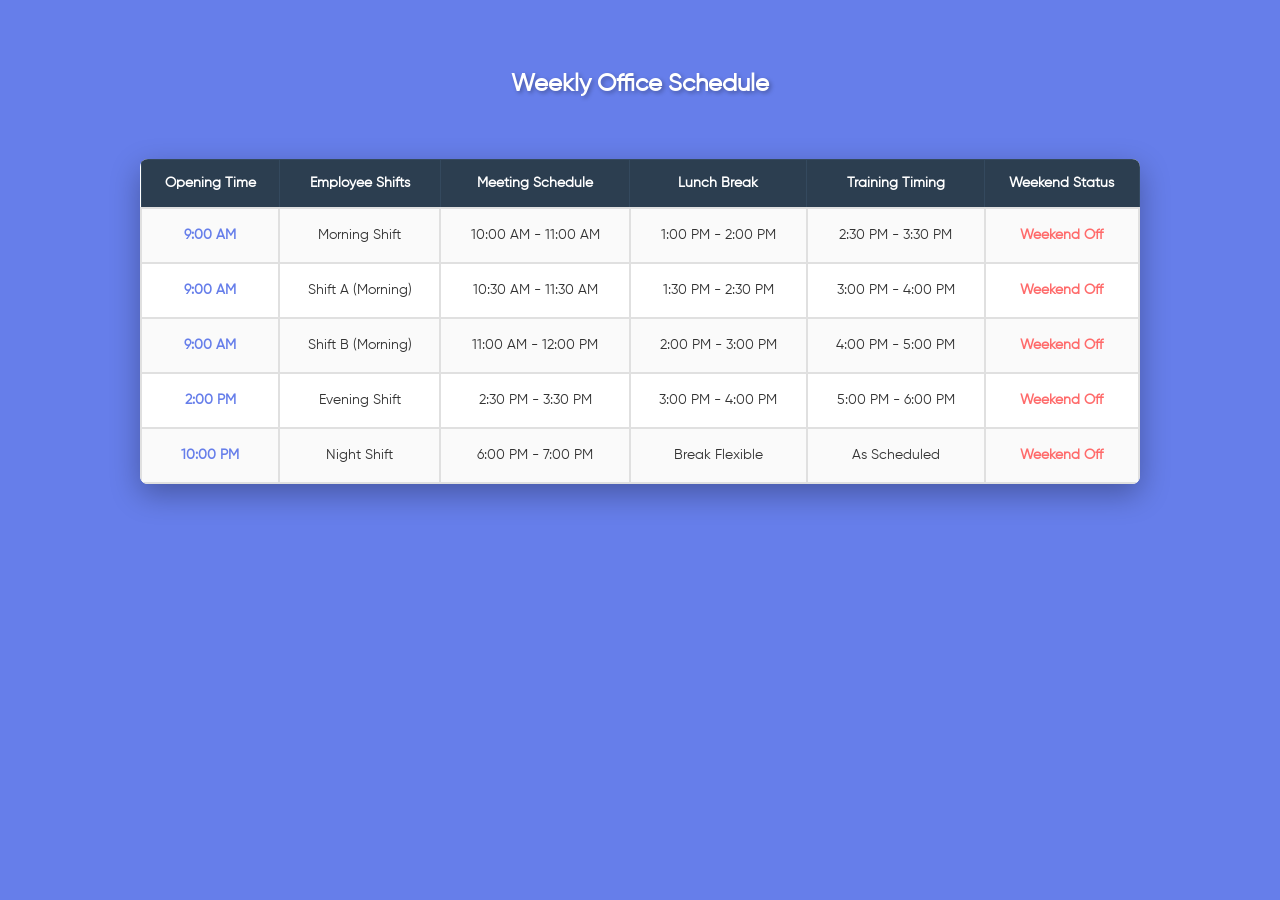
<file: OfficeTimeTable/index.html>
<!doctype html>
<html lang="en">
  <head>
    <meta charset="UTF-8" />
    <meta name="viewport" content="width=device-width, initial-scale=1.0" />
    <title>Office Time Table</title>

    <style>
      @font-face {
        font-family: gilroy;
        src: url(./Gilroy-Regular.ttf);
      }

      * {
        margin: 0;
        padding: 0;
        box-sizing: border-box;
      }

      body {
        font-family: gilroy, Tahoma, Geneva, Verdana, sans-serif;
        background:#667eea;
        padding: 40px 20px;
        min-height: 100vh;
      }

      h2 {
        display: flex;
        justify-content: center;
        padding: 30px;
        color: white;
        text-shadow: 2px 2px 4px rgba(0, 0, 0, 0.3);
        margin-bottom: 30px;
      }

      table {
        width: 90%;
        max-width: 1000px;
        margin: 0 auto;
        border-collapse: collapse;
        background-color: white;
        box-shadow: 0 10px 30px rgba(0, 0, 0, 0.3);
        border-radius: 8px;
        overflow: hidden;
      }

      th {
        background-color: #2c3e50;
        color: white;
        padding: 15px;
        text-align: center;
        font-weight: 600;
        font-size: 14px;
        border: 1px solid #34495e;
      }

      td {
        padding: 18px;
        text-align: center;
        border: 2px solid #e0e0e0;
        font-size: 14px;
        color: #333;
      }

      tbody tr:nth-child(odd) {
        background-color: #fafafa;
      }

      tbody tr:nth-child(even) {
        background-color: #ffffff;
      }

      .time-highlight {
        color: #667eea;
        font-weight: 600;
      }

      .weekend-status {
        color: #ff6b6b;
        font-weight: 600;
      }
    </style>
  </head>
  <body>
    <h2>Weekly Office Schedule</h2>

    <table>
      <thead>
        <tr>
          <th>Opening Time</th>
          <th>Employee Shifts</th>
          <th>Meeting Schedule</th>
          <th>Lunch Break</th>
          <th>Training Timing</th>
          <th>Weekend Status</th>
        </tr>
      </thead>
      <tbody>
        <tr>
          <td><span class="time-highlight">9:00 AM</span></td>
          <td>Morning Shift</td>
          <td>10:00 AM - 11:00 AM</td>
          <td>1:00 PM - 2:00 PM</td>
          <td>2:30 PM - 3:30 PM</td>
          <td><span class="weekend-status">Weekend Off</span></td>
        </tr>
        <tr>
          <td><span class="time-highlight">9:00 AM</span></td>
          <td>Shift A (Morning)</td>
          <td>10:30 AM - 11:30 AM</td>
          <td>1:30 PM - 2:30 PM</td>
          <td>3:00 PM - 4:00 PM</td>
          <td><span class="weekend-status">Weekend Off</span></td>
        </tr>
        <tr>
          <td><span class="time-highlight">9:00 AM</span></td>
          <td>Shift B (Morning)</td>
          <td>11:00 AM - 12:00 PM</td>
          <td>2:00 PM - 3:00 PM</td>
          <td>4:00 PM - 5:00 PM</td>
          <td><span class="weekend-status">Weekend Off</span></td>
        </tr>
        <tr>
          <td><span class="time-highlight">2:00 PM</span></td>
          <td>Evening Shift</td>
          <td>2:30 PM - 3:30 PM</td>
          <td>3:00 PM - 4:00 PM</td>
          <td>5:00 PM - 6:00 PM</td>
          <td><span class="weekend-status">Weekend Off</span></td>
        </tr>
        <tr>
          <td><span class="time-highlight">10:00 PM</span></td>
          <td>Night Shift</td>
          <td>6:00 PM - 7:00 PM</td>
          <td>Break Flexible</td>
          <td>As Scheduled</td>
          <td><span class="weekend-status">Weekend Off</span></td>
        </tr>
      </tbody>
    </table>
  </body>
</html>
</file>
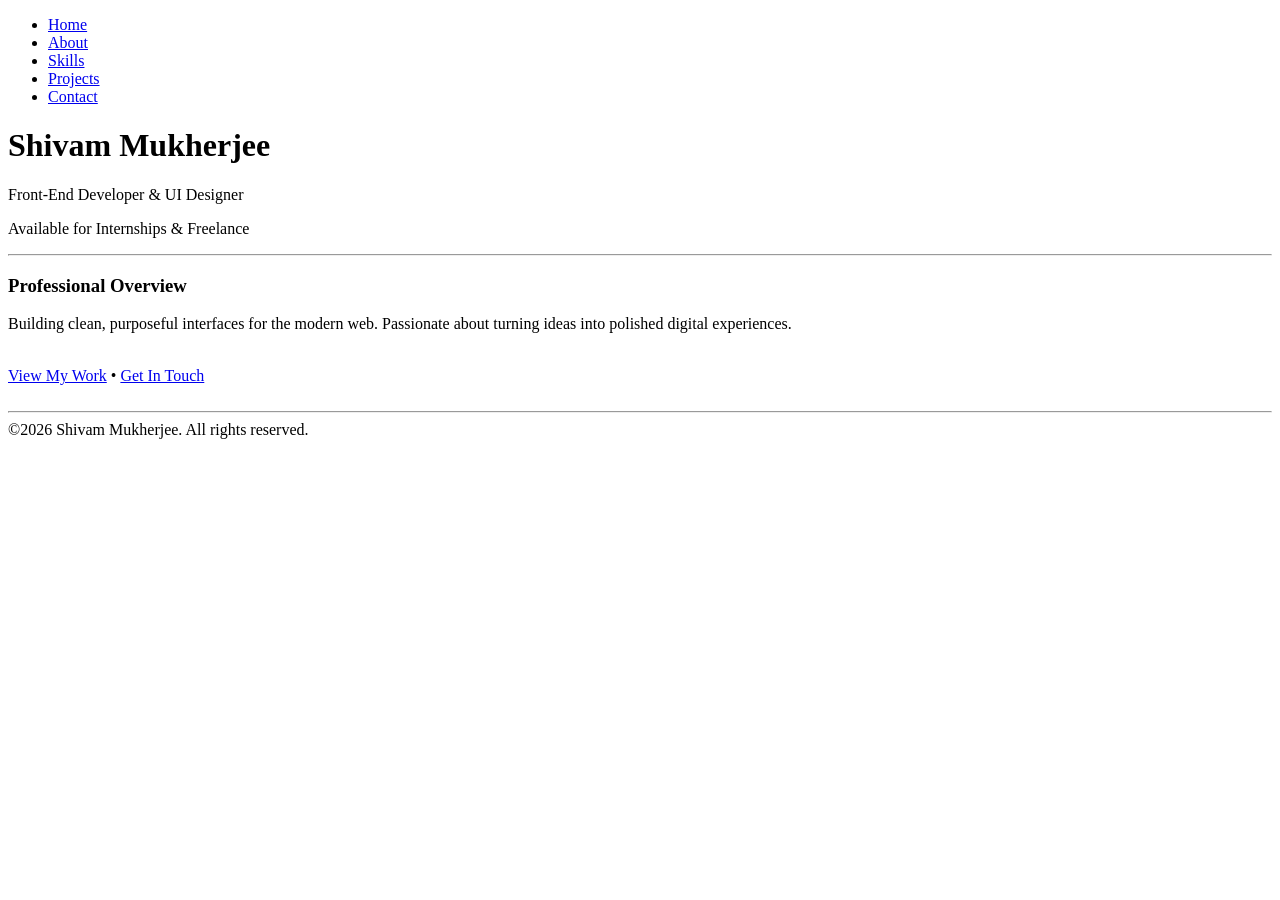
<file: Portfolio/MultiPage/index.html>
<!doctype html>
<html lang="en">
  <head>
    <meta charset="UTF-8" />
    <meta name="viewport" content="width=device-width, initial-scale=1.0" />
    <title>Shivam Mukherjee | Portfolio</title>
  </head>
  <body>
    <ul>
      <li><a href="index.html">Home</a></li>
      <li><a href="about.html">About</a></li>
      <li><a href="skills.html">Skills</a></li>
      <li><a href="project.html">Projects</a></li>
      <li><a href="contact.html">Contact</a></li>
    </ul>

    <div>
      <h1>Shivam Mukherjee</h1>
      <p>Front-End Developer &amp; UI Designer</p>
      <p>Available for Internships &amp; Freelance</p>
    </div>

    <hr />

    <div>
      <h3>Professional Overview</h3>
    </div>

    <div>
      <p>
        Building clean, purposeful interfaces for the modern web. Passionate
        about turning ideas into polished digital experiences.
      </p>
    </div>

    <br />

    <div>
      <a href="project.html">View My Work</a> •
      <a href="contact.html">Get In Touch</a>
    </div>

    <br />
    <hr />
    <div>&copy;2026 Shivam Mukherjee. All rights reserved.</div>
  </body>
</html>
</file>
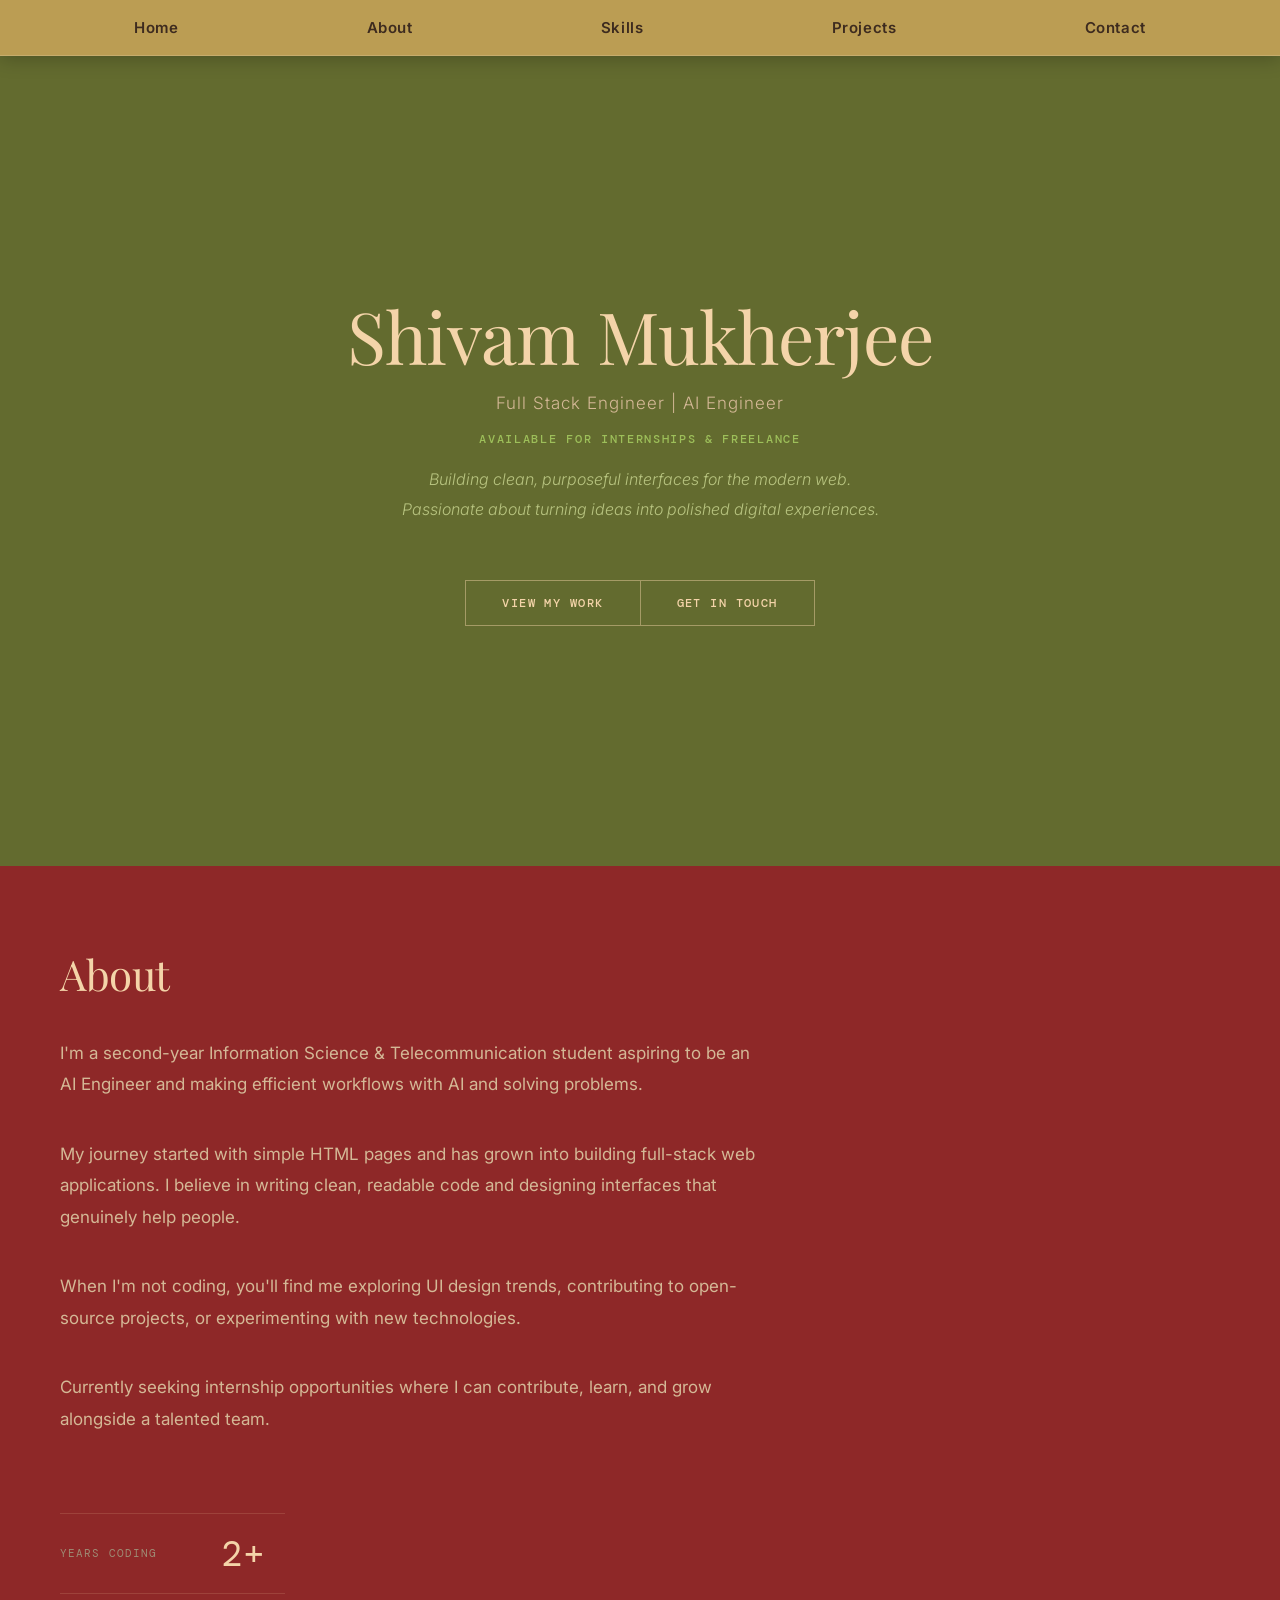
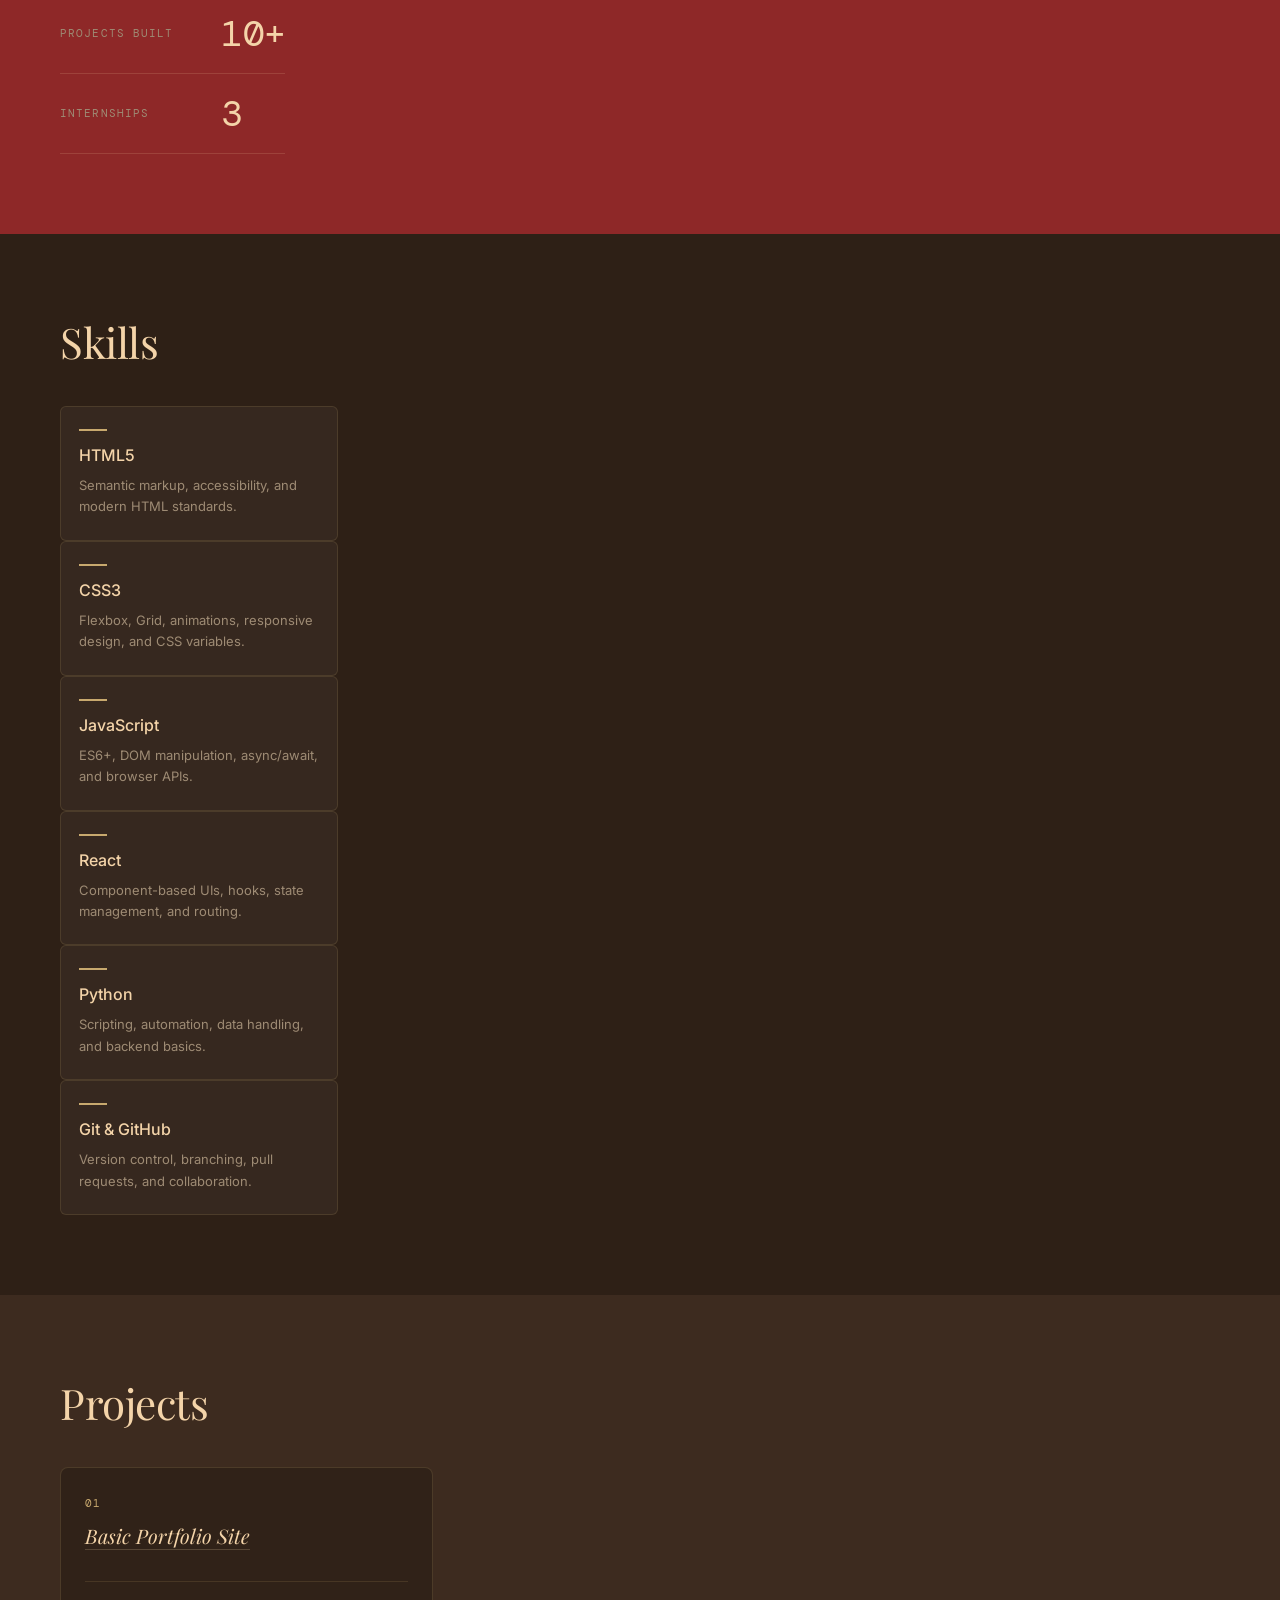
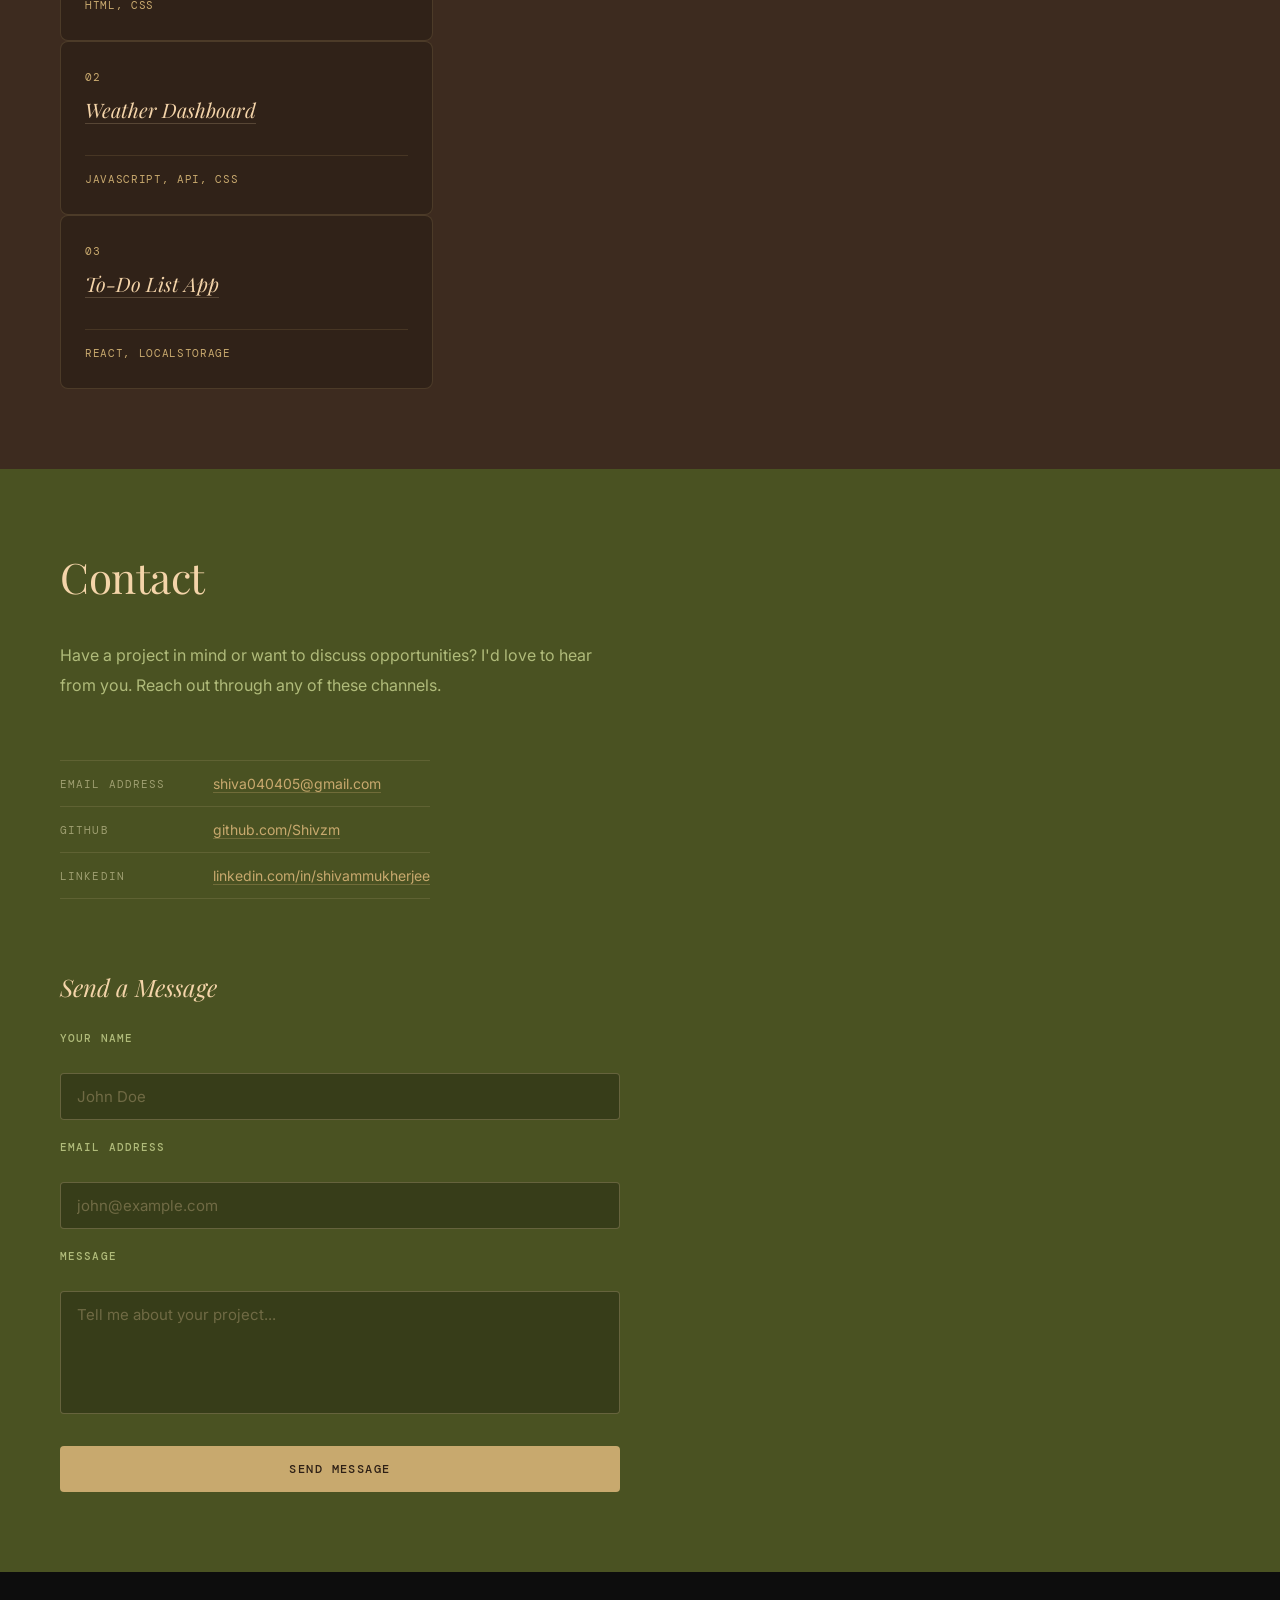
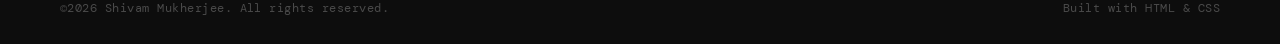
<file: Portfolio/SinglePage/index.html>
<!doctype html>
<html lang="en">
  <head>
    <meta charset="UTF-8" />
    <meta name="viewport" content="width=device-width, initial-scale=1.0" />
    <title>Shivam Mukherjee | Portfolio</title>
    <link rel="stylesheet" href="style.css">
    <link href="https://fonts.googleapis.com/css2?family=Playfair+Display:ital,wght@0,400;0,700;1,400&family=Inter:wght@300;400;500;600&family=DM+Mono:wght@400;500&display=swap" rel="stylesheet">
  </head>
  <body>
    <nav>
      <a href="#home">Home</a>
      <a href="#about">About</a>
      <a href="#skills">Skills</a>
      <a href="#projects">Projects</a>
      <a href="#contact">Contact</a>
    </nav>

    <div id="home">
      <h1>Shivam Mukherjee</h1>
      <p>Full Stack Engineer | AI Engineer</p>
      <p>Available for Internships &amp; Freelance</p>
      <p>
        Building clean, purposeful interfaces for the modern web. 
        <br>
        Passionate about turning ideas into polished digital experiences.
      </p>
      <br />
      <div style="display: flex; gap: 0px;">
      <button type="button" class="button"><a href="#projects">View My Work</a></button><button type="button" class="button"><a href="#contact">Get In Touch</a></button>
    </div>
    </div>

    <section id="about">
      <h3>About</h3>
      <p>
        I'm a second-year Information Science &amp; Telecommunication student
        aspiring to be an AI Engineer and making efficient workflows with AI and
        solving problems.
      </p>
      <br />
      <p>
        My journey started with simple HTML pages and has grown into building
        full-stack web applications. I believe in writing clean, readable code
        and designing interfaces that genuinely help people.
      </p>
      <br />
      <p>
        When I'm not coding, you'll find me exploring UI design trends,
        contributing to open-source projects, or experimenting with new
        technologies.
      </p>
      <br />
      <p>
        Currently seeking internship opportunities where I can contribute,
        learn, and grow alongside a talented team.
      </p>
      <br />
      <table>
        <tr>
          <td>Years Coding</td>
          <td>2+</td>
        </tr>
        <tr>
          <td>Projects Built</td>
          <td>10+</td>
        </tr>
        <tr>
          <td>Internships</td>
          <td>3</td>
        </tr>
      </table>
    </section>

    <section id="skills">
      <h3>Skills</h3>
      <table>
        <tr>
          <td>Skill</td>
          <td>Description</td>
        </tr>
        <tr>
          <td>HTML5</td>
          <td>Semantic markup, accessibility, and modern HTML standards.</td>
        </tr>
        <tr>
          <td>CSS3</td>
          <td>
            Flexbox, Grid, animations, responsive design, and CSS variables.
          </td>
        </tr>
        <tr>
          <td>JavaScript</td>
          <td>ES6+, DOM manipulation, async/await, and browser APIs.</td>
        </tr>
        <tr>
          <td>React</td>
          <td>Component-based UIs, hooks, state management, and routing.</td>
        </tr>
        <tr>
          <td>Python</td>
          <td>Scripting, automation, data handling, and backend basics.</td>
        </tr>
        <tr>
          <td>Git &amp; GitHub</td>
          <td>Version control, branching, pull requests, and collaboration.</td>
        </tr>
      </table>
    </section>

    <section id="projects">
      <h3>Projects</h3>
      <table>
        <tr>
          <td>#</td>
          <td>Project Title</td>
          <td>Technologies</td>
        </tr>
        <tr>
          <td>01</td>
          <td><a href="#">Basic Portfolio Site</a></td>
          <td>HTML, CSS</td>
        </tr>
        <tr>
          <td>02</td>
          <td><a href="#">Weather Dashboard</a></td>
          <td>JavaScript, API, CSS</td>
        </tr>
        <tr>
          <td>03</td>
          <td><a href="#">To-Do List App</a></td>
          <td>React, LocalStorage</td>
        </tr>
      </table>
    </section>

    <section id="contact">
      <h3>Contact</h3>
      <p>
        Have a project in mind or want to discuss opportunities? I'd love to
        hear from you. Reach out through any of these channels.
      </p>
      <br />
      <table>
        <tr>
          <td>Email Address</td>
          <td>
            <a href="mailto:shiva040405@gmail.com">shiva040405@gmail.com</a>
          </td>
        </tr>
        <tr>
          <td>GitHub</td>
          <td>
            <a href="https://github.com/Shivzm" target="_blank"
              >github.com/Shivzm</a
            >
          </td>
        </tr>
        <tr>
          <td>LinkedIn</td>
          <td>
            <a href="https://linkedin.com/in/shivammukherjee" target="_blank"
              >linkedin.com/in/shivammukherjee</a
            >
          </td>
        </tr>
      </table>
      <br />
      <h4>Send a Message</h4>
      <div>
        <label for="name">Your Name</label><br />
        <input type="text" id="name" placeholder="John Doe" />
      </div>
      <br />
      <div>
        <label for="email">Email Address</label><br />
        <input type="email" id="email" placeholder="john@example.com" />
      </div>
      <br />
      <div>
        <label for="message">Message</label><br />
        <textarea
          id="message"
          rows="5"
          placeholder="Tell me about your project..."
        ></textarea>
      </div>
      <br />
      <button>Send Message</button>
    </section>

    <footer>
      <div>&copy;2026 Shivam Mukherjee. All rights reserved.</div>
      <div>Built with HTML &amp; CSS</div>
    </footer>
  </body>
</html>
</file>
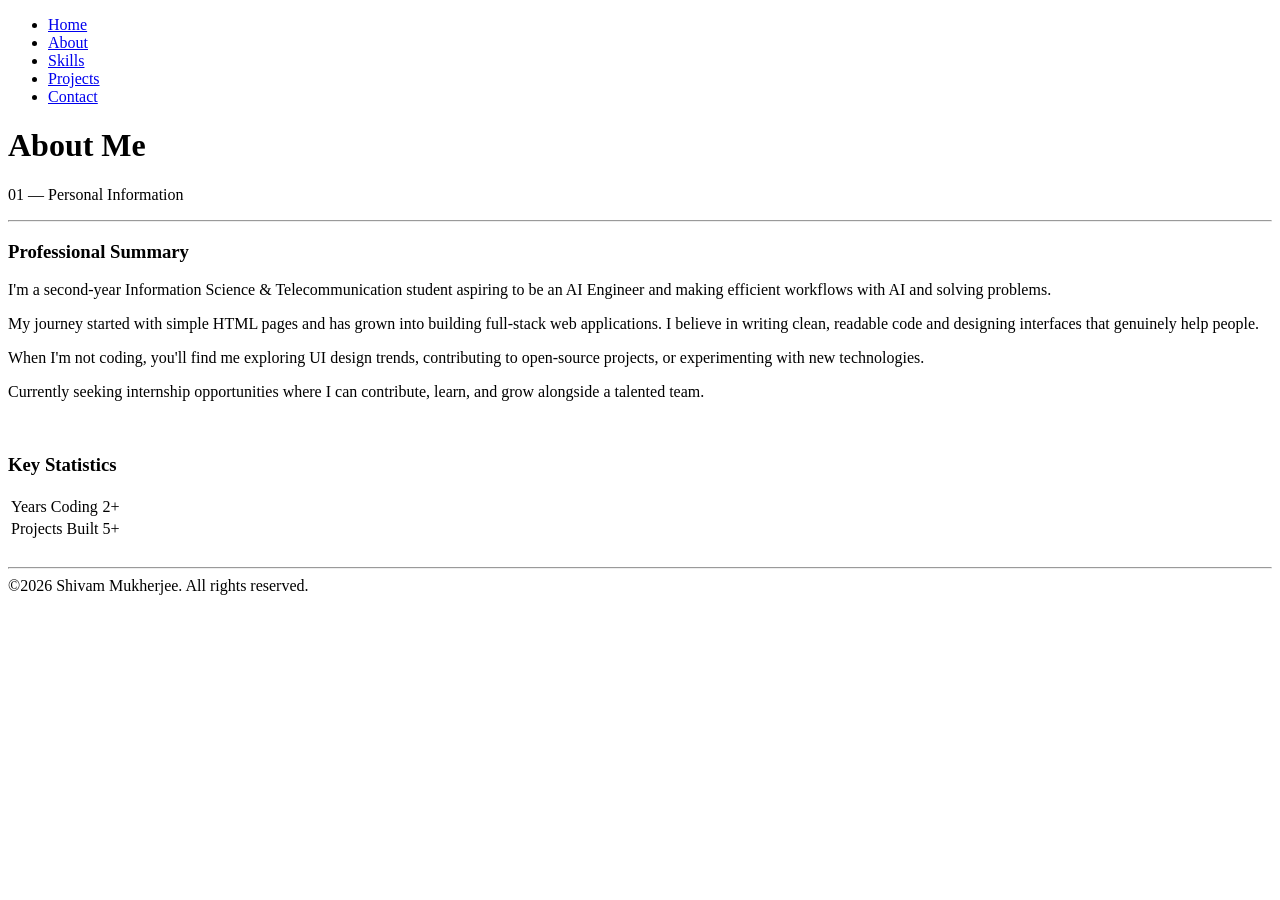
<file: Portfolio/MultiPage/about.html>
<!doctype html>
<html lang="en">
  <head>
    <meta charset="UTF-8" />
    <meta name="viewport" content="width=device-width, initial-scale=1.0" />
    <title>Shivam Mukherjee | About</title>
  </head>
  <body>
    <ul>
      <li><a href="index.html">Home</a></li>
      <li><a href="about.html">About</a></li>
      <li><a href="skills.html">Skills</a></li>
      <li><a href="project.html">Projects</a></li>
      <li><a href="contact.html">Contact</a></li>
    </ul>

    <div>
      <h1>About Me</h1>
      <p>01 — Personal Information</p>
    </div>
    <hr />

    <div>
      <h3>Professional Summary</h3>
    </div>

    <div>
      <p>
        I'm a second-year Information Science & Telecommunication student
        aspiring to be an AI Engineer and making efficient workflows with AI and
        solving problems.
      </p>
    </div>

    <div>
      <p>
        My journey started with simple HTML pages and has grown into building
        full-stack web applications. I believe in writing clean, readable code
        and designing interfaces that genuinely help people.
      </p>
    </div>

    <div>
      <p>
        When I'm not coding, you'll find me exploring UI design trends,
        contributing to open-source projects, or experimenting with new
        technologies.
      </p>
    </div>

    <div>
      <p>
        Currently seeking internship opportunities where I can contribute,
        learn, and grow alongside a talented team.
      </p>
    </div>

    <br />

    <div>
      <h3>Key Statistics</h3>
    </div>

    <div>
      <table>
        <tr>
          <td>Years Coding</td>
          <td>2+</td>
        </tr>
        <tr>
          <td>Projects Built</td>
          <td>5+</td>
        </tr>
      </table>
    </div>

    <br />
    <hr />
    <div>&copy;2026 Shivam Mukherjee. All rights reserved.</div>
  </body>
</html>
</file>
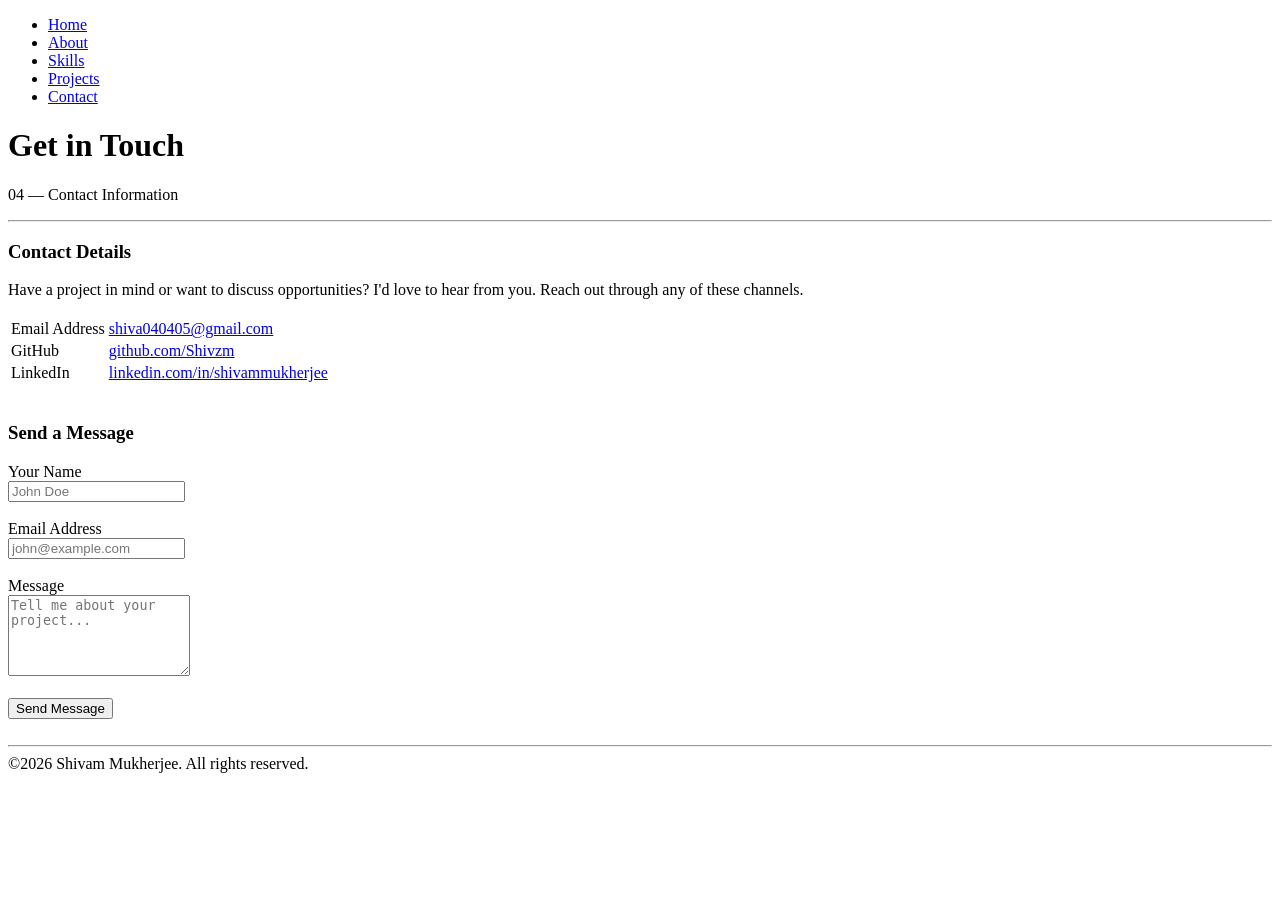
<file: Portfolio/MultiPage/contact.html>
<!doctype html>
<html lang="en">
  <head>
    <meta charset="UTF-8" />
    <meta name="viewport" content="width=device-width, initial-scale=1.0" />
    <title>Shivam Mukherjee | Contact</title>
  </head>
  <body>
    <ul>
      <li><a href="index.html">Home</a></li>
      <li><a href="about.html">About</a></li>
      <li><a href="skills.html">Skills</a></li>
      <li><a href="project.html">Projects</a></li>
      <li><a href="contact.html">Contact</a></li>
    </ul>

    <div>
      <h1>Get in Touch</h1>
      <p>04 — Contact Information</p>
    </div>
    <hr />

    <div>
      <h3>Contact Details</h3>
    </div>

    <div>
      Have a project in mind or want to discuss opportunities? I'd love to hear
      from you. Reach out through any of these channels.
    </div>
    <br />

    <div>
      <table>
        <tr>
          <td>Email Address</td>
          <td>
            <a href="mailto:shiva040405@gmail.com">shiva040405@gmail.com</a>
          </td>
        </tr>
        <tr>
          <td>GitHub</td>
          <td>
            <a href="https://github.com/Shivzm" target="_blank"
              >github.com/Shivzm</a
            >
          </td>
        </tr>
        <tr>
          <td>LinkedIn</td>
          <td>
            <a href="https://linkedin.com/in/shivammukherjee" target="_blank"
              >linkedin.com/in/shivammukherjee</a
            >
          </td>
        </tr>
      </table>
    </div>

    <br />

    <div>
      <h3>Send a Message</h3>
    </div>

    <div>
      <div>
        <label for="name">Your Name</label><br />
        <input type="text" id="name" placeholder="John Doe" />
      </div>
      <br />
      <div>
        <label for="email">Email Address</label><br />
        <input type="email" id="email" placeholder="john@example.com" />
      </div>
      <br />
      <div>
        <label for="message">Message</label><br />
        <textarea
          id="message"
          rows="5"
          placeholder="Tell me about your project..."
        ></textarea>
      </div>
      <br />
      <button>Send Message</button>
    </div>

    <br />
    <hr />
    <div>&copy;2026 Shivam Mukherjee. All rights reserved.</div>
  </body>
</html>
</file>
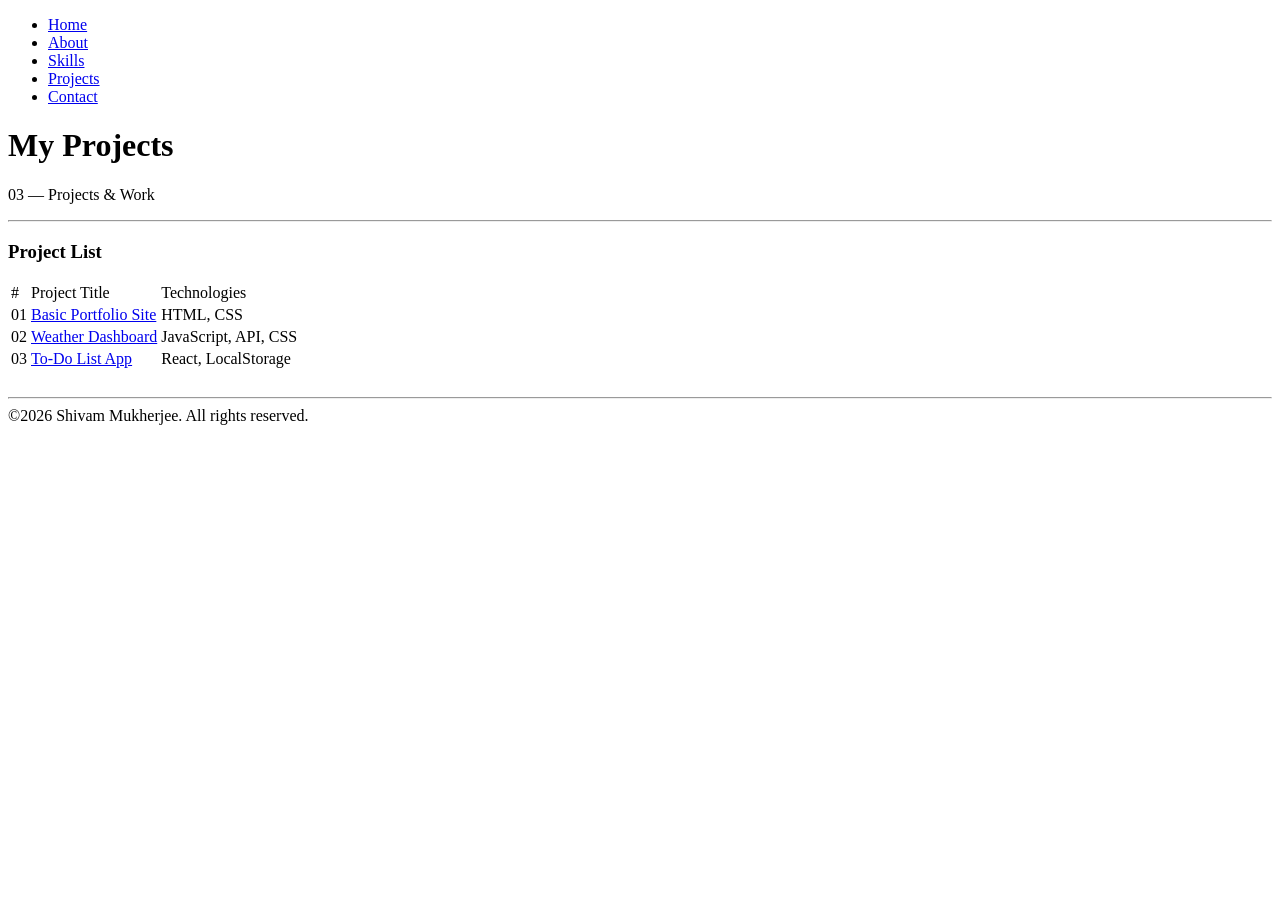
<file: Portfolio/MultiPage/project.html>
<!doctype html>
<html lang="en">
  <head>
    <meta charset="UTF-8" />
    <meta name="viewport" content="width=device-width, initial-scale=1.0" />
    <title>Shivam Mukherjee | Projects</title>
  </head>
  <body>
    <ul>
      <li><a href="index.html">Home</a></li>
      <li><a href="about.html">About</a></li>
      <li><a href="skills.html">Skills</a></li>
      <li><a href="project.html">Projects</a></li>
      <li><a href="contact.html">Contact</a></li>
    </ul>

    <div>
      <h1>My Projects</h1>
      <p>03 — Projects & Work</p>
    </div>
    <hr />

    <div>
      <h3>Project List</h3>
    </div>

    <div>
      <table>
        <tr>
          <td>#</td>
          <td>Project Title</td>
          <td>Technologies</td>
        </tr>
        <tr>
          <td>01</td>
          <td><a href="#">Basic Portfolio Site</a></td>
          <td>HTML, CSS</td>
        </tr>
        <tr>
          <td>02</td>
          <td><a href="#">Weather Dashboard</a></td>
          <td>JavaScript, API, CSS</td>
        </tr>
        <tr>
          <td>03</td>
          <td><a href="#">To-Do List App</a></td>
          <td>React, LocalStorage</td>
        </tr>
      </table>
    </div>

    <br />
    <hr />
    <div>&copy;2026 Shivam Mukherjee. All rights reserved.</div>
  </body>
</html>
</file>
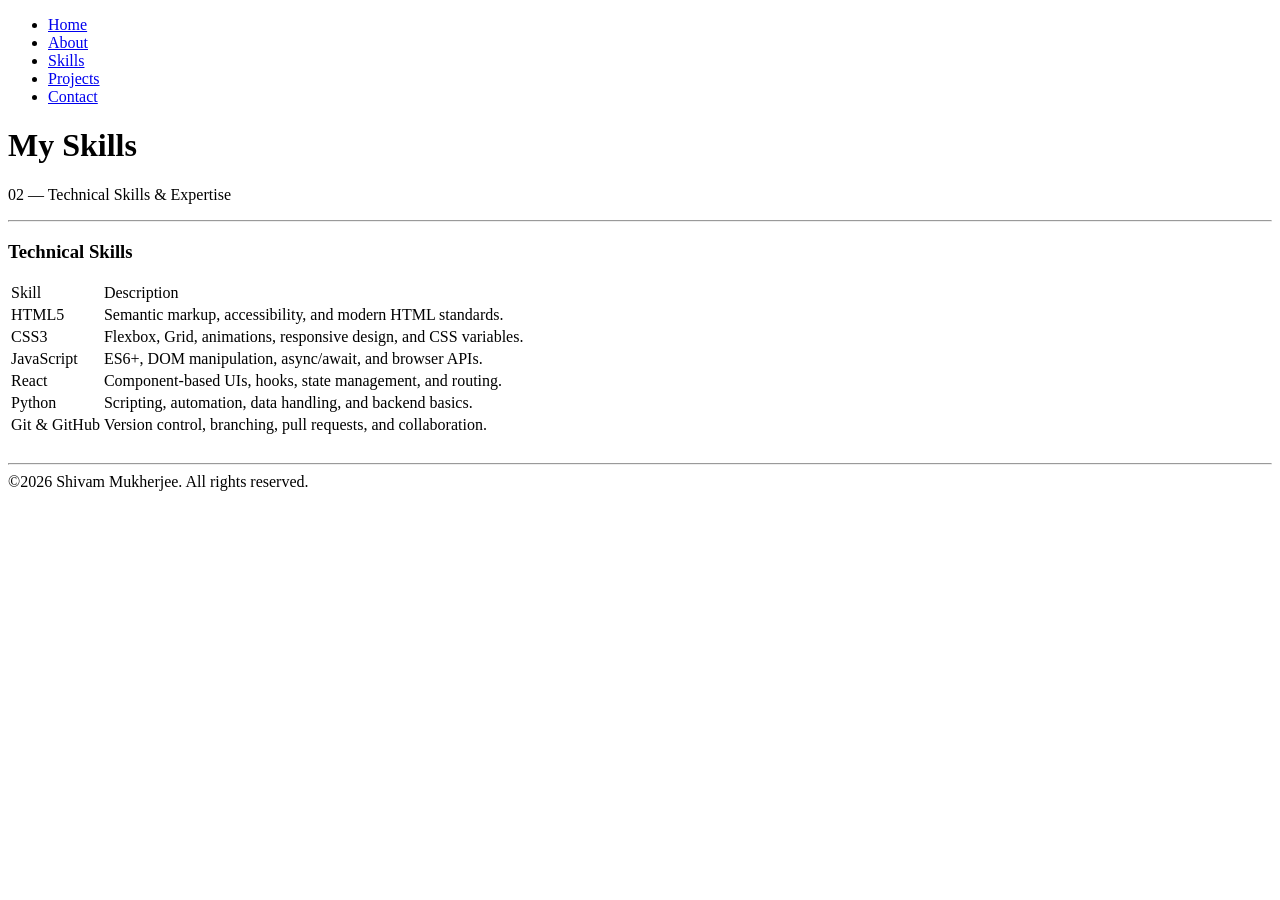
<file: Portfolio/MultiPage/skills.html>
<!doctype html>
<html lang="en">
  <head>
    <meta charset="UTF-8" />
    <meta name="viewport" content="width=device-width, initial-scale=1.0" />
    <title>Shivam Mukherjee | Skills</title>
  </head>
  <body>
    <ul>
      <li><a href="index.html">Home</a></li>
      <li><a href="about.html">About</a></li>
      <li><a href="skills.html">Skills</a></li>
      <li><a href="project.html">Projects</a></li>
      <li><a href="contact.html">Contact</a></li>
    </ul>

    <div>
      <h1>My Skills</h1>
      <p>02 — Technical Skills & Expertise</p>
    </div>
    <hr />

    <div>
      <h3>Technical Skills</h3>
    </div>

    <div>
      <table>
        <tr>
          <td>Skill</td>
          <td>Description</td>
        </tr>
        <tr>
          <td>HTML5</td>
          <td>Semantic markup, accessibility, and modern HTML standards.</td>
        </tr>
        <tr>
          <td>CSS3</td>
          <td>
            Flexbox, Grid, animations, responsive design, and CSS variables.
          </td>
        </tr>
        <tr>
          <td>JavaScript</td>
          <td>ES6+, DOM manipulation, async/await, and browser APIs.</td>
        </tr>
        <tr>
          <td>React</td>
          <td>Component-based UIs, hooks, state management, and routing.</td>
        </tr>
        <tr>
          <td>Python</td>
          <td>Scripting, automation, data handling, and backend basics.</td>
        </tr>
        <tr>
          <td>Git & GitHub</td>
          <td>Version control, branching, pull requests, and collaboration.</td>
        </tr>
      </table>
    </div>

    <br />
    <hr />
    <div>&copy;2026 Shivam Mukherjee. All rights reserved.</div>
  </body>
</html>
</file>
<file: Portfolio/SinglePage/style.css>
* {
  margin: 0;
  padding: 0;
  box-sizing: border-box;
}

html, body {
  width: 100%;
  scroll-behavior: smooth;
}

body {
  font-family: 'Inter', sans-serif;
  font-size: 16px;
  color: #F4D4A9;
  background-color: #2E2016;
}

nav {
  width: 100%;
  padding: 14px 40px;
  background-color: rgba(200, 169, 90, 0.92);
  display: flex;
  justify-content: space-around;
  align-items: center;
  font-family: 'Inter', sans-serif;
  font-size: 15px;
  font-weight: 600;
  letter-spacing: 0.04em;
  position: sticky;
  top: 0;
  z-index: 1000;
  backdrop-filter: blur(12px);
  border-bottom: 1px solid rgba(255, 255, 255, 0.15);
  box-shadow: 0 2px 20px rgba(0, 0, 0, 0.25);
}

nav a {
  color: #3D2B1F;
  text-decoration: none;
  transition: all 0.25s ease;
  display: inline-block;
  padding: 4px 0;
  position: relative;
}

nav a::after {
  content: '';
  position: absolute;
  bottom: 0;
  left: 0;
  width: 0%;
  height: 2px;
  background-color: #3D2B1F;
  transition: width 0.25s ease;
}

nav a:hover {
  color: #1a0f0a;
  transform: translateY(-2px);
}

nav a:hover::after {
  width: 100%;
}

nav a:active {
  transform: translateY(0px);
}

#home {
  width: 100%;
  min-height: 90vh;
  padding: 60px 40px;
  background-color: #636B2F;
  display: flex;
  flex-direction: column;
  justify-content: center;
  align-items: center;
  text-align: center;
  gap: 18px;
}

#home h1 {
  font-family: 'Playfair Display', serif;
  font-size: 72px;
  font-weight: 400;
  color: #F4D4A9;
  line-height: 1.1;
  letter-spacing: -0.01em;
}

#home p:nth-of-type(1) {
  font-family: 'Inter', sans-serif;
  font-size: 17px;
  font-weight: 300;
  color: #D4B896;
  letter-spacing: 0.06em;
}

#home p:nth-of-type(2) {
  font-family: 'DM Mono', monospace;
  font-size: 12px;
  font-weight: 500;
  color: #9DBF5A;
  letter-spacing: 0.14em;
  text-transform: uppercase;
}

#home p:nth-of-type(3) {
  font-family: 'Inter', sans-serif;
  font-size: 16px;
  font-weight: 300;
  font-style: italic;
  color: #B8C480;
  line-height: 1.85;
  max-width: 520px;
}

#home + div {
  display: flex;
  justify-content: center;
  gap: 0;
  background-color: #636B2F;
  padding: 0 40px 60px;
  width: 100%;
}

.button {
  background: none;
  border: none;
  cursor: pointer;
  padding: 0;
}

.button a {
  display: inline-block;
  text-decoration: none;
  font-family: 'DM Mono', monospace;
  font-size: 12px;
  font-weight: 500;
  letter-spacing: 0.12em;
  text-transform: uppercase;
  color: #F4D4A9;
  border: 1px solid rgba(244, 212, 169, 0.45);
  padding: 14px 36px;
  transition: all 0.3s ease;
}

.button:first-child .button a,
.button:first-of-type a {
  border-right: none;
}

.button a:hover {
  background-color: #C8A96E;
  border-color: #C8A96E;
  color: #2E2016;
  transform: translateY(-3px);
}

.button a:active {
  transform: translateY(-1px);
  background-color: #B89558;
}

section {
  width: 100%;
  padding: 80px 60px;
}

section h3 {
  font-family: 'Playfair Display', serif;
  font-size: 42px;
  font-weight: 400;
  margin-bottom: 36px;
  letter-spacing: -0.01em;
}

section h4 {
  font-family: 'Playfair Display', serif;
  font-size: 24px;
  font-weight: 400;
  font-style: italic;
  margin-bottom: 24px;
}

section p {
  font-size: 16px;
  line-height: 1.85;
  color: #D4B896;
  max-width: 700px;
}

section a {
  color: #C8A96E;
  text-decoration: none;
  border-bottom: 1px solid rgba(200, 169, 110, 0.35);
  transition: border-color 0.2s ease;
}

section a:hover {
  border-color: #C8A96E;
}

#about {
  background-color: #8E2828;
}

#about h3 {
  color: #F4D4A9;
}

#about p {
  color: #D4B896;
  margin-bottom: 18px;
  font-size: 17px;
}

#about table {
  margin-top: 40px;
  border-collapse: collapse;
  width: auto;
}

#about table tr {
  border-top: 1px solid rgba(244, 212, 169, 0.15);
}

#about table tr:last-child {
  border-bottom: 1px solid rgba(244, 212, 169, 0.15);
}

#about table td {
  padding: 16px 0;
  font-size: 15px;
}

#about table td:first-child {
  font-family: 'DM Mono', monospace;
  font-size: 11px;
  letter-spacing: 0.1em;
  text-transform: uppercase;
  color: #9E8B74;
  padding-right: 48px;
  min-width: 160px;
}

#about table td:last-child {
  font-family: 'DM Mono', monospace;
  font-size: 36px;
  font-weight: 400;
  color: #F4D4A9;
  letter-spacing: -0.02em;
}

#skills {
  background-color: #2E2016;
}

#skills h3 {
  color: #F4D4A9;
}

#skills table tr:first-child {
  display: none;
}

#skills table {
  width: 100%;
  border-collapse: collapse;
  display: grid;
  grid-template-columns: repeat(auto-fill, minmax(220px, 1fr));
  gap: 16px;
}

#skills table tr {
  display: flex;
  flex-direction: column;
  background-color: rgba(255, 255, 255, 0.04);
  border: 1px solid rgba(200, 169, 110, 0.15);
  border-radius: 6px;
  padding: 22px 18px;
  transition: all 0.3s ease;
  cursor: default;
}

#skills table tr:hover {
  border-color: rgba(200, 169, 110, 0.55);
  background-color: rgba(200, 169, 110, 0.06);
  transform: translateY(-4px);
}

#skills table td {
  display: block;
  border: none;
  padding: 0;
}

#skills table td:first-child {
  font-family: 'Inter', sans-serif;
  font-size: 16px;
  font-weight: 500;
  color: #F4D4A9;
  margin-bottom: 10px;
}

#skills table td:last-child {
  font-family: 'Inter', sans-serif;
  font-size: 13px;
  color: #9E8B74;
  line-height: 1.65;
}

#skills table tr::before {
  content: '';
  display: block;
  width: 28px;
  height: 2px;
  background-color: #C8A96E;
  margin-bottom: 14px;
}

#projects {
  background-color: #3D2B1F;
}

#projects h3 {
  color: #F4D4A9;
}

#projects table tr:first-child {
  display: none;
}

#projects table {
  width: 100%;
  border-collapse: collapse;
  display: grid;
  grid-template-columns: repeat(auto-fill, minmax(280px, 1fr));
  gap: 20px;
}

#projects table tr {
  display: flex;
  flex-direction: column;
  justify-content: space-between;
  background-color: rgba(0, 0, 0, 0.2);
  border: 1px solid rgba(200, 169, 110, 0.18);
  border-radius: 8px;
  padding: 28px 24px;
  transition: all 0.35s ease;
}

#projects table tr:hover {
  border-color: rgba(200, 169, 110, 0.55);
  transform: translateY(-6px);
  box-shadow: 0 16px 40px rgba(0, 0, 0, 0.4);
}

#projects table td {
  display: block;
  border: none;
  padding: 0;
}

#projects table td:first-child {
  font-family: 'DM Mono', monospace;
  font-size: 11px;
  color: #C8A96E;
  letter-spacing: 0.1em;
  margin-bottom: 12px;
}

#projects table td:nth-child(2) {
  font-family: 'Playfair Display', serif;
  font-size: 20px;
  font-style: italic;
  font-weight: 400;
  color: #F4D4A9;
  margin-bottom: 16px;
  flex: 1;
}

#projects table td:nth-child(2) a {
  color: #F4D4A9;
  text-decoration: none;
  border-bottom: 1px solid rgba(244, 212, 169, 0.2);
  transition: border-color 0.2s ease;
}

#projects table td:nth-child(2) a:hover {
  border-color: #F4D4A9;
}

#projects table td:last-child {
  font-family: 'DM Mono', monospace;
  font-size: 11px;
  color: #C8A96E;
  letter-spacing: 0.06em;
  text-transform: uppercase;
  border-top: 1px solid rgba(200, 169, 110, 0.15);
  padding-top: 16px;
  margin-top: 16px;
}

#contact {
  background-color: #4A5222;
}

#contact h3 {
  color: #F4D4A9;
}

#contact > p {
  color: #B0BB7A;
  font-size: 16px;
  margin-bottom: 40px;
  max-width: 560px;
}

#contact table {
  width: auto;
  border-collapse: collapse;
  margin-bottom: 52px;
}

#contact table tr {
  border-top: 1px solid rgba(244, 212, 169, 0.12);
}

#contact table tr:last-child {
  border-bottom: 1px solid rgba(244, 212, 169, 0.12);
}

#contact table td {
  padding: 14px 0;
  font-size: 14px;
}

#contact table td:first-child {
  font-family: 'DM Mono', monospace;
  font-size: 11px;
  letter-spacing: 0.1em;
  text-transform: uppercase;
  color: #9E9E70;
  padding-right: 48px;
  min-width: 140px;
}

#contact table td:last-child {
  color: #D4B896;
}

#contact table td:last-child a {
  color: #C8A96E;
  text-decoration: none;
  border-bottom: 1px solid rgba(200, 169, 110, 0.3);
  transition: border-color 0.2s ease;
  font-size: 14px;
}

#contact table td:last-child a:hover {
  border-color: #C8A96E;
}

#contact h4 {
  color: #F4D4A9;
  margin-bottom: 28px;
}

#contact label {
  display: block;
  font-family: 'DM Mono', monospace;
  font-size: 11px;
  font-weight: 500;
  letter-spacing: 0.1em;
  text-transform: uppercase;
  color: #B0BB7A;
  margin-bottom: 8px;
}

#contact input[type="text"],
#contact input[type="email"],
#contact textarea {
  width: 100%;
  max-width: 560px;
  background-color: rgba(0, 0, 0, 0.25);
  border: 1px solid rgba(244, 212, 169, 0.25);
  border-radius: 4px;
  padding: 13px 16px;
  font-family: 'Inter', sans-serif;
  font-size: 15px;
  color: #F4D4A9;
  outline: none;
  transition: border-color 0.25s ease, background-color 0.25s ease;
  resize: none;
}

#contact input::placeholder,
#contact textarea::placeholder {
  color: rgba(244, 212, 169, 0.3);
}

#contact input:focus,
#contact textarea:focus {
  border-color: #F4D4A9;
  background-color: rgba(0, 0, 0, 0.38);
}

#contact button {
  margin-top: 8px;
  width: 100%;
  max-width: 560px;
  padding: 15px;
  background-color: #C8A96E;
  color: #2E2016;
  border: none;
  border-radius: 4px;
  font-family: 'DM Mono', monospace;
  font-size: 12px;
  font-weight: 500;
  letter-spacing: 0.12em;
  text-transform: uppercase;
  cursor: pointer;
  transition: all 0.25s ease;
}

#contact button:hover {
  background-color: #D4B896;
  transform: translateY(-2px);
}

#contact button:active {
  background-color: #B89558;
  transform: translateY(0px);
}

footer {
  width: 100%;
  padding: 28px 60px;
  background-color: #0D0D0D;
  color: #4A4A4A;
  display: flex;
  justify-content: space-between;
  align-items: center;
  font-family: 'DM Mono', monospace;
  font-size: 12px;
  letter-spacing: 0.04em;
}

@media (max-width: 768px) {
  section {
    padding: 60px 24px;
  }

  #home {
    padding: 60px 24px;
  }

  #home h1 {
    font-size: 44px;
  }

  #home + div {
    flex-direction: column;
    align-items: center;
    padding: 0 24px 48px;
    gap: 12px;
  }

  .button a {
    border: 1px solid rgba(244, 212, 169, 0.45) !important;
  }

  section h3 {
    font-size: 32px;
  }

  #skills table,
  #projects table {
    grid-template-columns: 1fr;
  }

  #about table td:last-child {
    font-size: 28px;
  }

  footer {
    flex-direction: column;
    gap: 10px;
    text-align: center;
    padding: 24px;
  }
}
</file>
